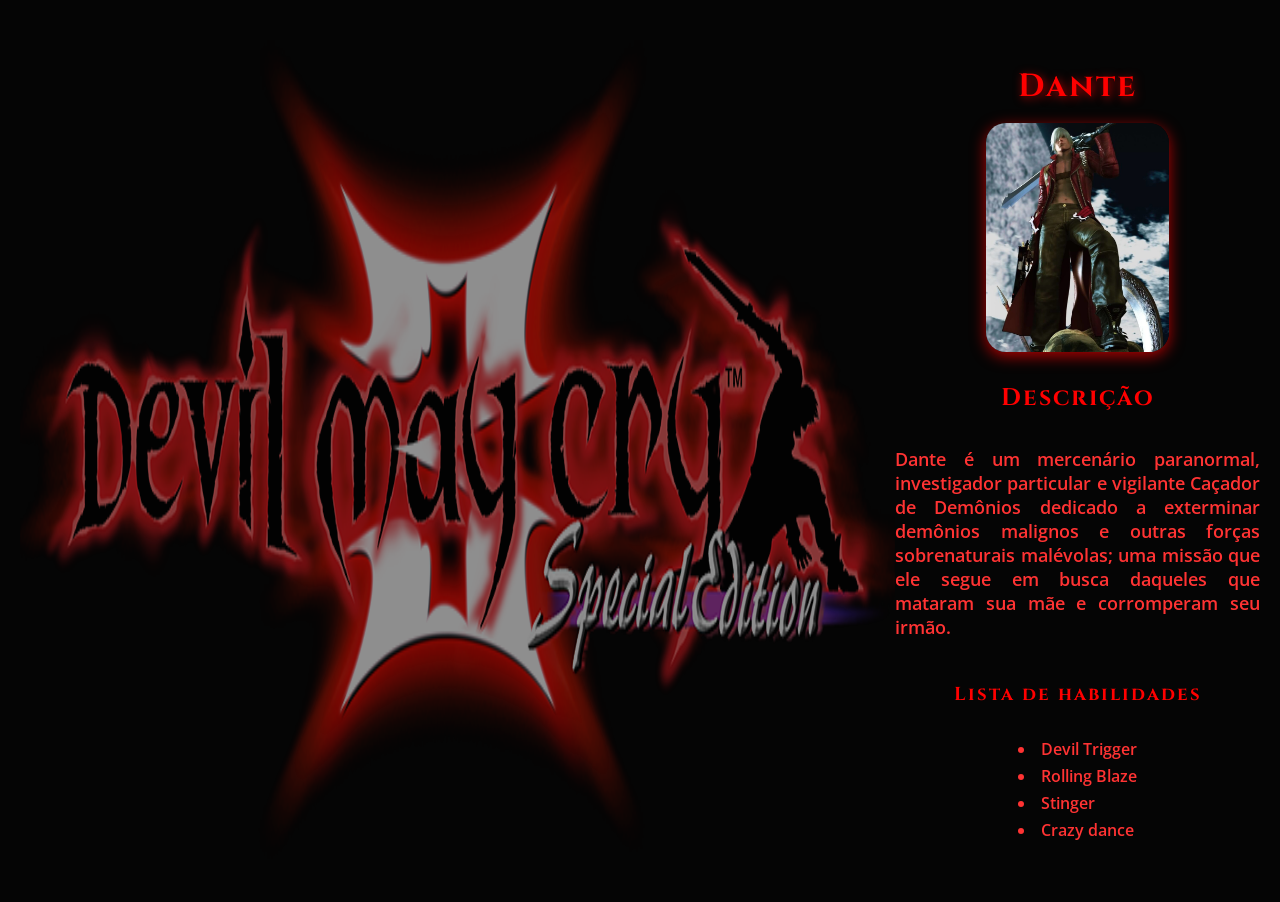
<file: ex-1/index.html>
<!DOCTYPE html>
<html lang="pt-br">
<head>
    <meta charset="UTF-8">
    <meta name="viewport" content="width=device-width, initial-scale=1.0">
    <style></style>
    <link rel="stylesheet" href="style.css">
    <link href="https://fonts.googleapis.com/css2?family=Cinzel:wght@700&family=Open+Sans:wght@400;600&display=swap" rel="stylesheet">
    <title>Perfil de Personagem</title>
</head>
<body>
    <img class="logo-back" src="logo.png">
    <div class="container">
    <h1 class="Title">Dante</h1>
    <img class="Imagens" src="devil-may-cry-3-switch-598051137.jpg">
    <h2 style="color: red;">Descrição</h2>
    <p class="Text-des">Dante é um mercenário paranormal, investigador particular e vigilante Caçador de Demônios dedicado a exterminar demônios malignos e outras forças sobrenaturais malévolas; uma missão que ele segue em busca daqueles que mataram sua mãe e corromperam seu irmão. </p>
    <h3 style="color: red;">Lista de habilidades</h3>
    <ul>
        <li>Devil Trigger</li>
        <li>Rolling Blaze</li>
        <li>Stinger</li>
        <li>Crazy dance</li>
    </ul>
    </div>
</body>
</html>
</file>
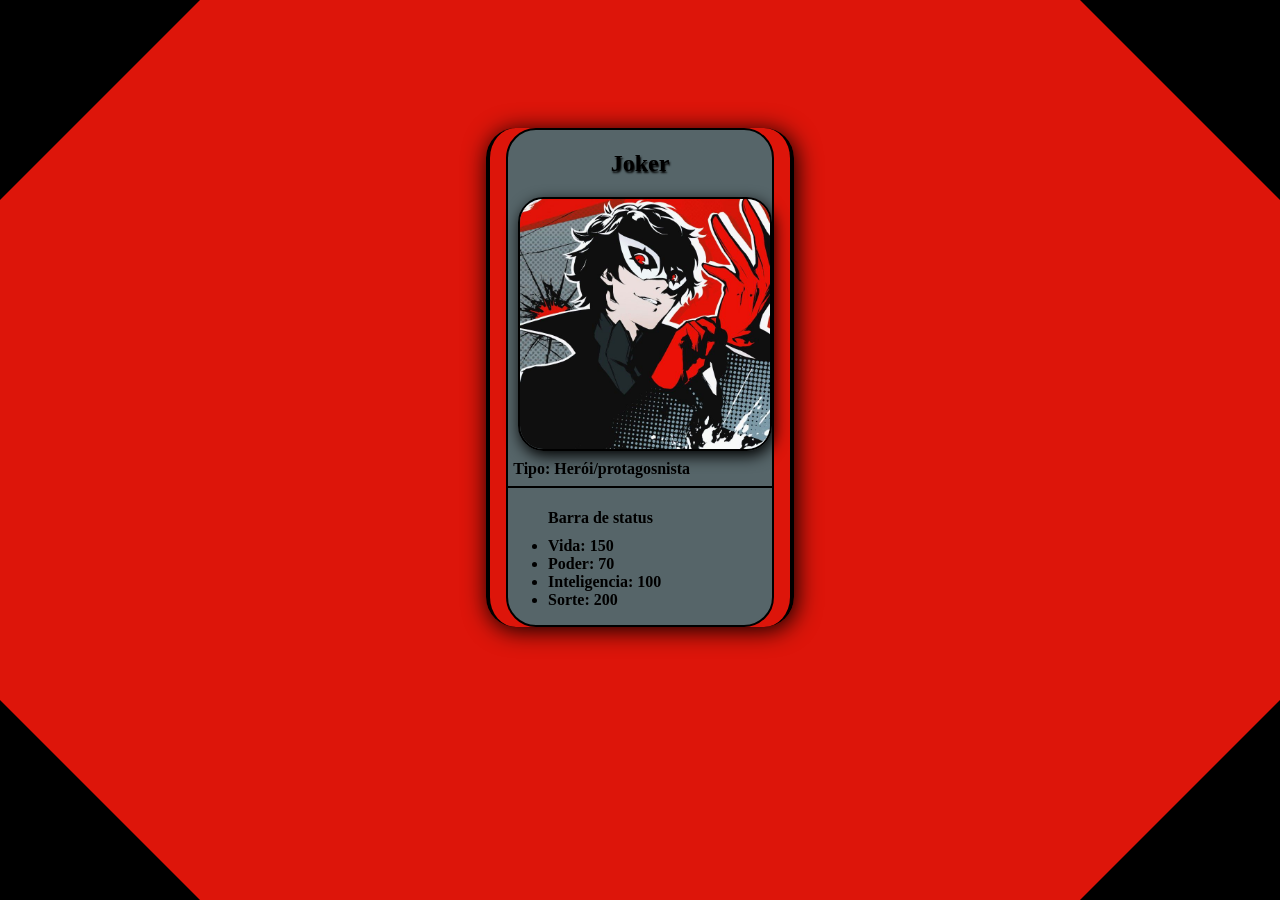
<file: ex-2/index.html>
<!DOCTYPE html>
<html lang="pt-br">
<head>
    <meta charset="UTF-8">
    <meta name="viewport" content="width=device-width, initial-scale=1.0">
    <link rel="stylesheet" href="style.css">
    <title>Card Joker</title>
</head>
<body>
    <div class="triangulo sup-es"></div>
    <div class="triangulo sup-dir"></div>
    <div class="triangulo in-es"></div>
    <div class="triangulo in-dir"></div>
    <div class="container">
        <div class="inner-border">
        <h2 class="name">Joker</h2>
        <img class="photo" src="joker.jpg" alt="joker from persona 5">
        <p class="type">Tipo: Herói/protagosnista</p>
        <hr class="line">
        <ul>
            <h4 class="stats-bar">Barra de status</h4>
            <li class="stats">Vida: 150</li>
            <li class="stats">Poder: 70</li>
            <li class="stats">Inteligencia: 100</li>
            <li class="stats">Sorte: 200</li>
        </ul>
        </div>
    </div>
    
</body>
</html>
</file>
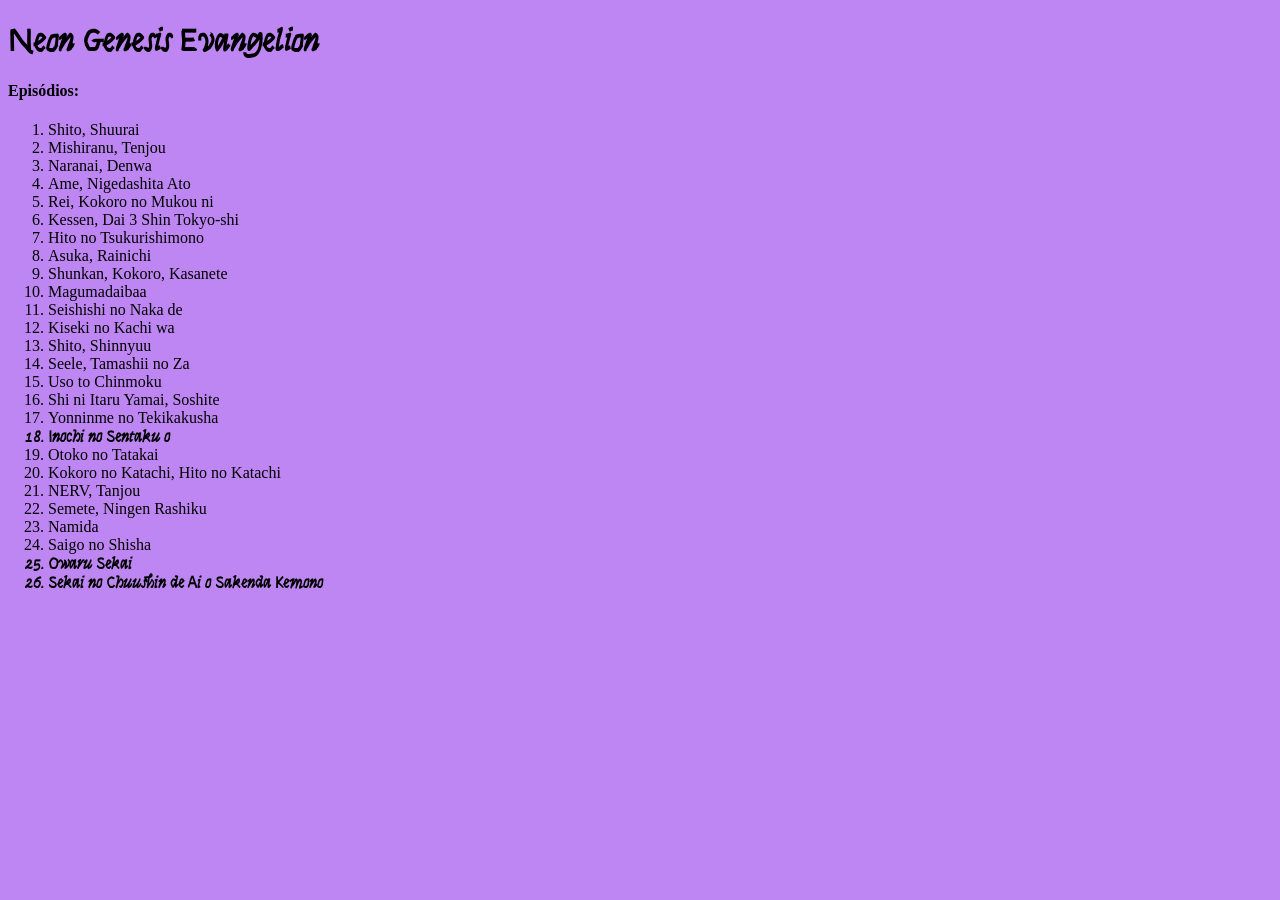
<file: ex-3/index.html>
<!DOCTYPE html>
<html lang="en">
<head>
    <meta charset="UTF-8">
    <meta name="viewport" content="width=device-width, initial-scale=1.0">
    <title>Lista Episódios Favoritos</title>
    <link rel="preconnect" href="https://fonts.googleapis.com">
    <link rel="preconnect" href="https://fonts.gstatic.com" crossorigin>
    <link href="https://fonts.googleapis.com/css2?family=Syne+Tactile&display=swap" rel="stylesheet">
    <link rel="stylesheet" href="style.css">
</head>
<body>
    <h1>Neon Genesis Evangelion</h1>
    <h4>Episódios: </h4>
    <ol>
        <li>Shito, Shuurai</li>
        <li>Mishiranu, Tenjou</li>
        <li>Naranai, Denwa</li>
        <li>Ame, Nigedashita Ato</li>
        <li>Rei, Kokoro no Mukou ni</li>
        <li>Kessen, Dai 3 Shin Tokyo-shi</li>
        <li>Hito no Tsukurishimono</li>
        <li>Asuka, Rainichi</li>
        <li>Shunkan, Kokoro, Kasanete</li>
        <li>Magumadaibaa</li>
        <li>Seishishi no Naka de</li>
        <li>Kiseki no Kachi wa</li>
        <li>Shito, Shinnyuu</li>
        <li>Seele, Tamashii no Za</li>
        <li>Uso to Chinmoku</li>
        <li>Shi ni Itaru Yamai, Soshite</li>
        <li>Yonninme no Tekikakusha</li>
        <li class="ep-18">Inochi no Sentaku o</li>
        <li>Otoko no Tatakai</li>
        <li>Kokoro no Katachi, Hito no Katachi</li>
        <li>NERV, Tanjou</li>
        <li>Semete, Ningen Rashiku</li>
        <li>Namida</li>
        <li>Saigo no Shisha</li>
        <li class="ep-25">Owaru Sekai</li>
        <li class="ep-26">Sekai no Chuushin de Ai o Sakenda Kemono</li>
    </ol>
</body>
</html>
</file>
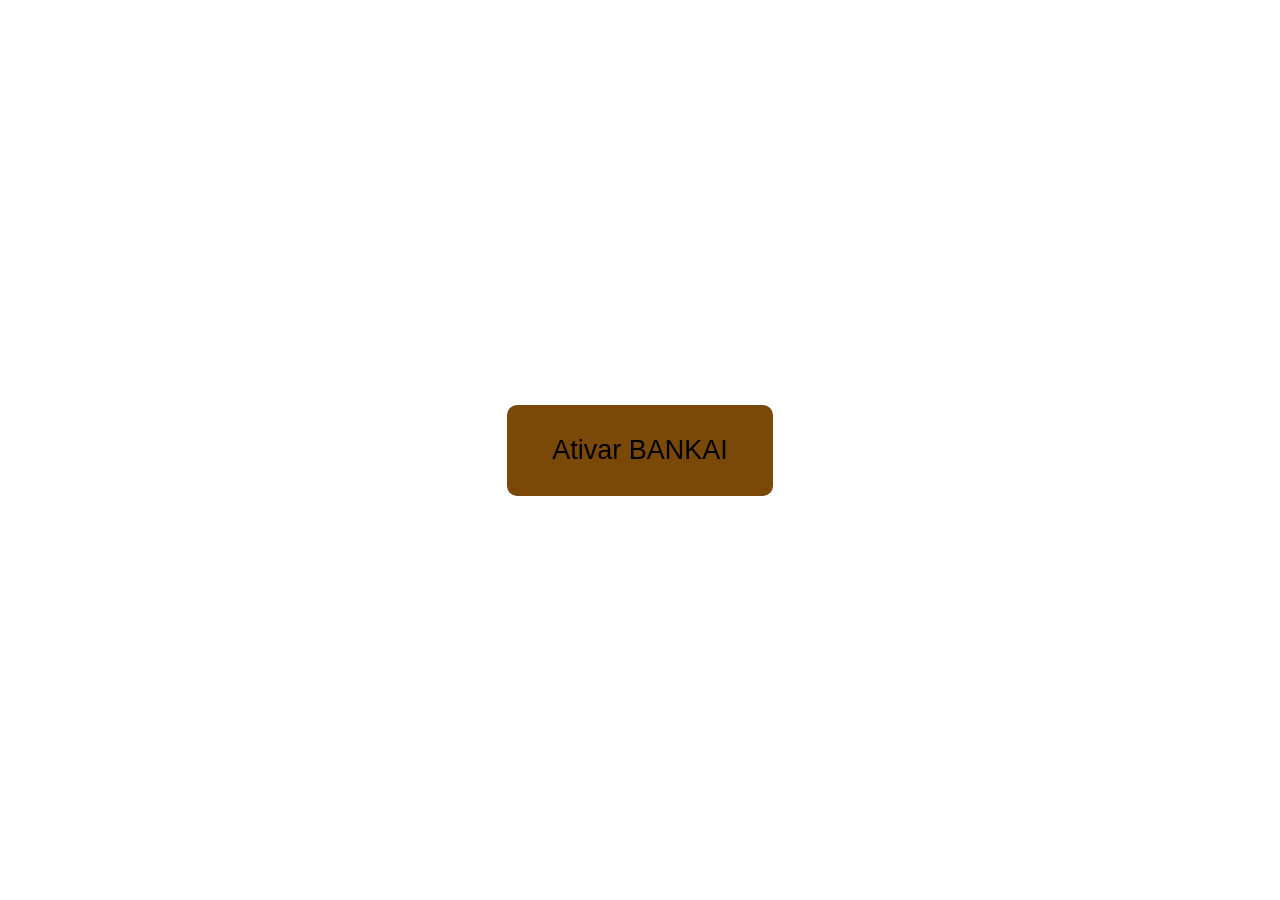
<file: ex-4/index.html>
<!DOCTYPE html>
<html lang="en">
<head>
    <meta charset="UTF-8">
    <meta name="viewport" content="width=device-width, initial-scale=1.0">
    <link rel="stylesheet" href="style.css">
    <script src="script.js"></script>
    <title>Botão Interativo</title>
</head>
<body>
   <button id="bankai-button" onclick="activateBankai()">Ativar BANKAI</button> 
</body>
</html>
</file>
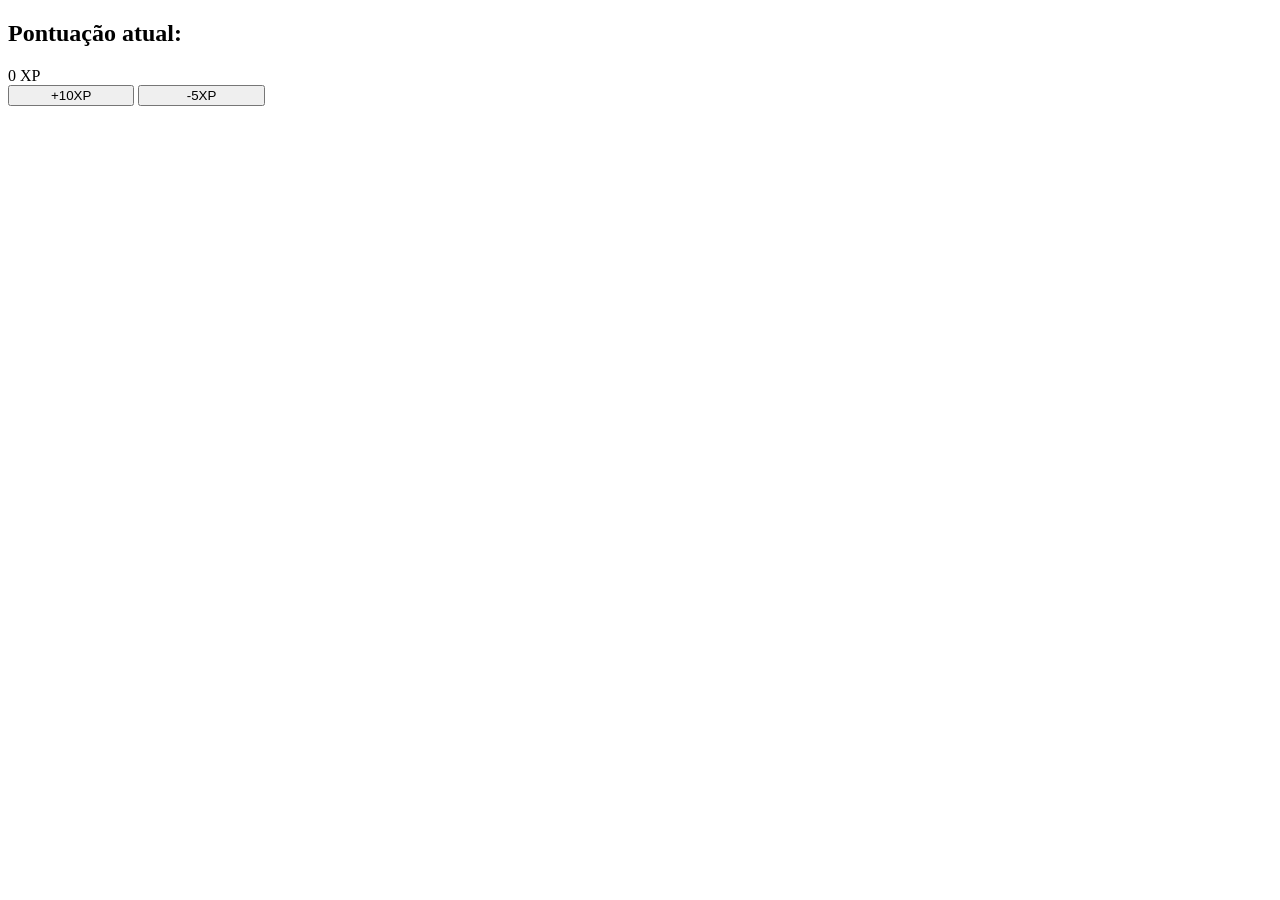
<file: ex-5/index.html>
<!DOCTYPE html>
<html lang="en">
<head>
    <meta charset="UTF-8">
    <meta name="viewport" content="width=device-width, initial-scale=1.0">
    <link rel="stylesheet" href="style.css">
    <script src="script.js"></script>
    <title>Sistema de Pontuação</title>
</head>
<body>
   <h2>Pontuação atual: </h2>
   <div id="xpDisplay"> 0 XP</div>
   <button id="plus-xp" onclick="updateXP(10)"> +10XP </button>
   <button id="negative-xp" onclick="updateXP(-5)"> -5XP </button> 
</body>
</html>
</file>
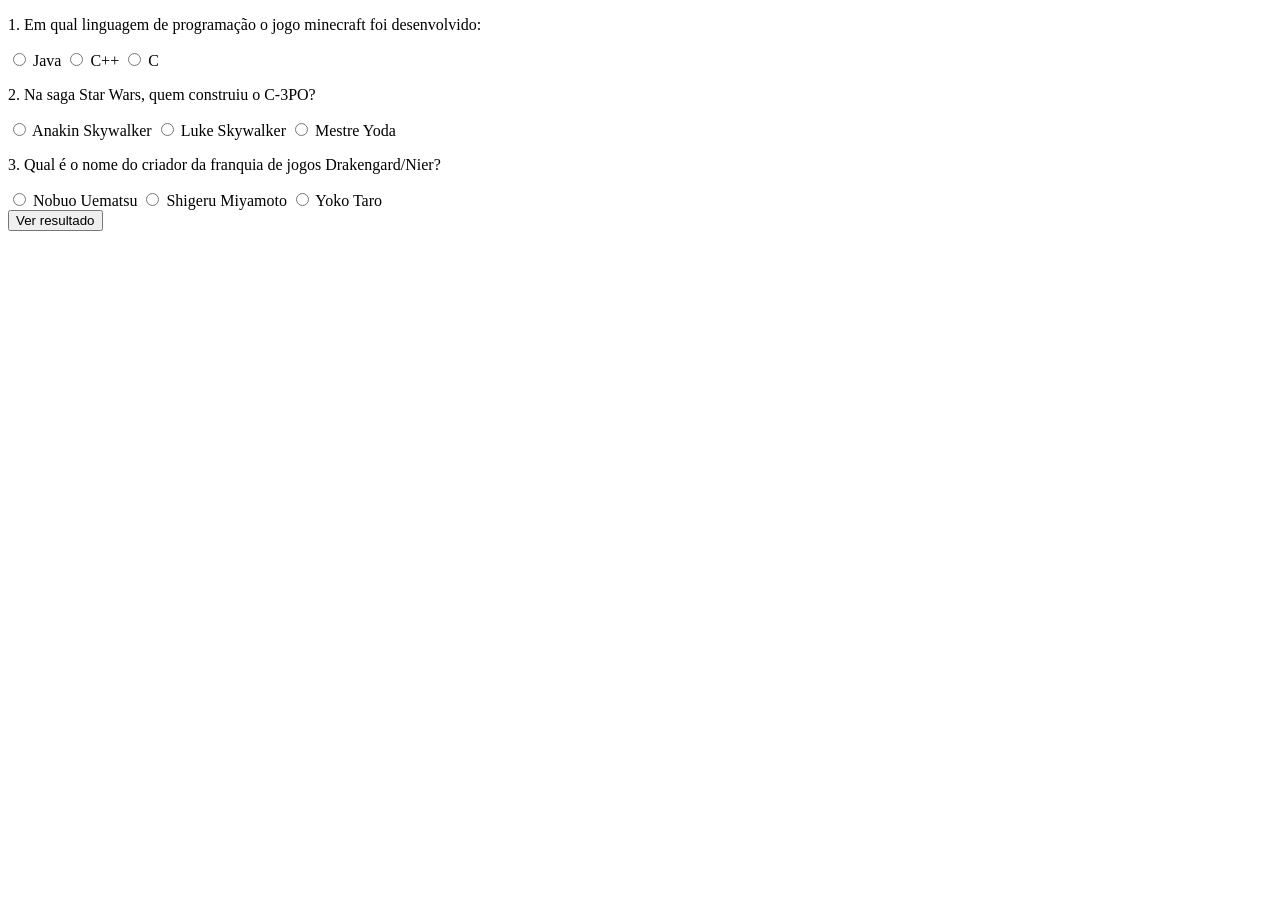
<file: ex-6/index.html>
<!DOCTYPE html>
<html lang="en">
<head>
    <meta charset="UTF-8">
    <meta name="viewport" content="width=device-width, initial-scale=1.0">
    <script src="script.js"></script>
    <title>Quiz Geek</title>
</head>
<body>
    <div id="quizform">
    <div class="question-box">
    <p>1. Em qual linguagem de programação o jogo minecraft foi desenvolvido:</p>
        <label><input type="radio" name="q1" value="a"> Java</label>
        <label><input type="radio" name="q1" value="b"> C++</label>
        <label><input type="radio" name="q1" value="c"> C</label>
    </div>
    <div class="question-box">
       <p>2. Na saga Star Wars, quem construiu o C-3PO?</p>
       <label><input type="radio" name="q2" value="a"> Anakin Skywalker</label>
       <label><input type="radio" name="q2" value="b"> Luke Skywalker</label>
       <label><input type="radio" name="q2" value="c"> Mestre Yoda</label>
    </div>
    <div class="question-box">
       <p>3. Qual é o nome do criador da franquia de jogos Drakengard/Nier?</p>
       <label><input type="radio" name="q3" value="a"> Nobuo Uematsu</label>
       <label><input type="radio" name="q3" value="b"> Shigeru Miyamoto</label>
       <label><input type="radio" name="q3" value="c"> Yoko Taro</label>
    </div>
    <button onclick="showResult()">Ver resultado</button>
    <div id="error" class="error-msg"></div>
    </div>

    <div id="resultado"></div>

</body>
</html>
</file>
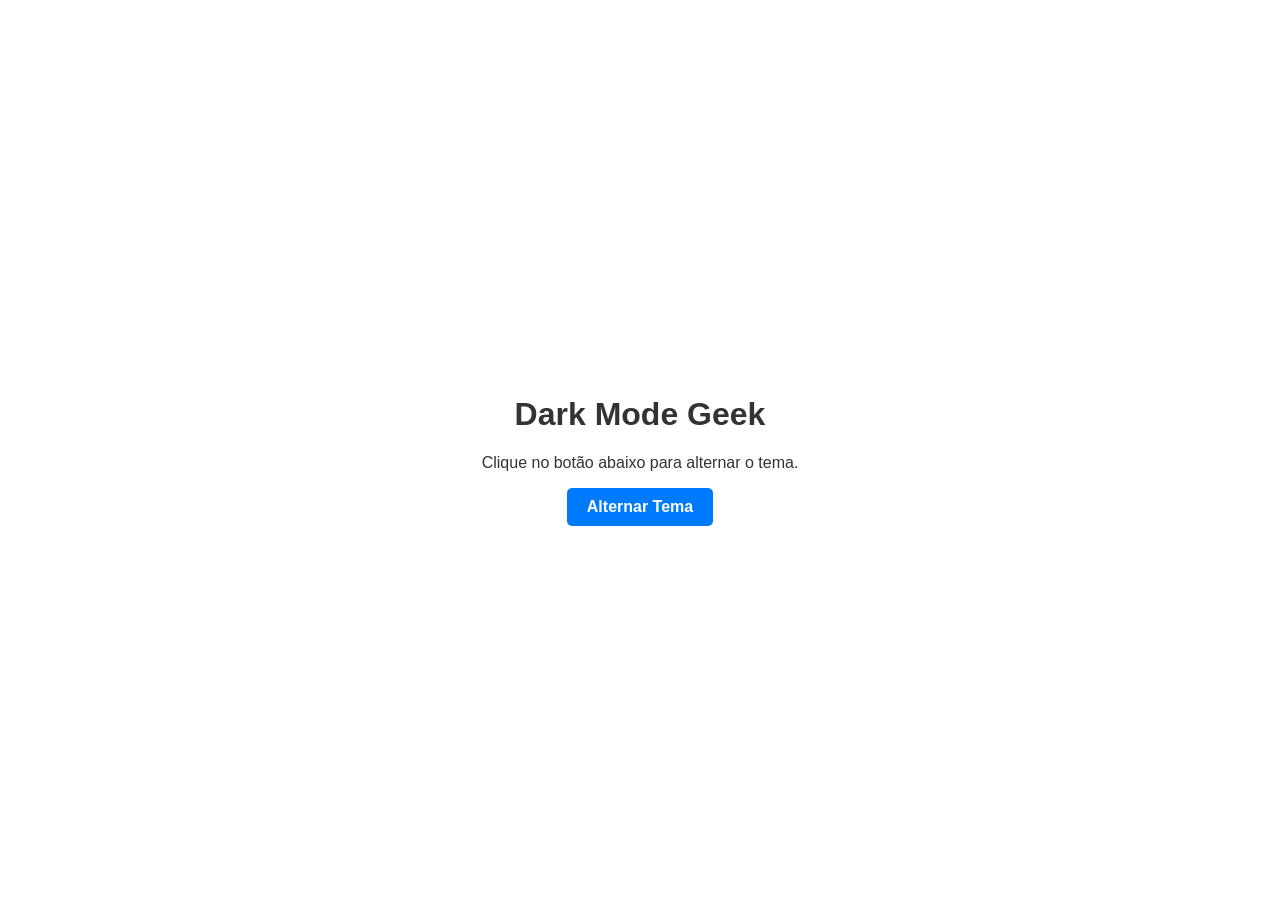
<file: ex-7/index.html>
<!DOCTYPE html>
<html lang="pt-BR">
<head>
    <meta charset="UTF-8">
    <meta name="viewport" content="width=device-width, initial-scale=1.0">
    <title>Alternador de Tema</title>
    <link rel="stylesheet" href="style.css">
</head>
<body>
    <div class="container">
        <h1>Dark Mode Geek</h1>
        <p>Clique no botão abaixo para alternar o tema.</p>
        <button id="theme-toggle">Alternar Tema</button>
    </div>
    
    <script src="script.js"></script>
</body>
</html>
</file>
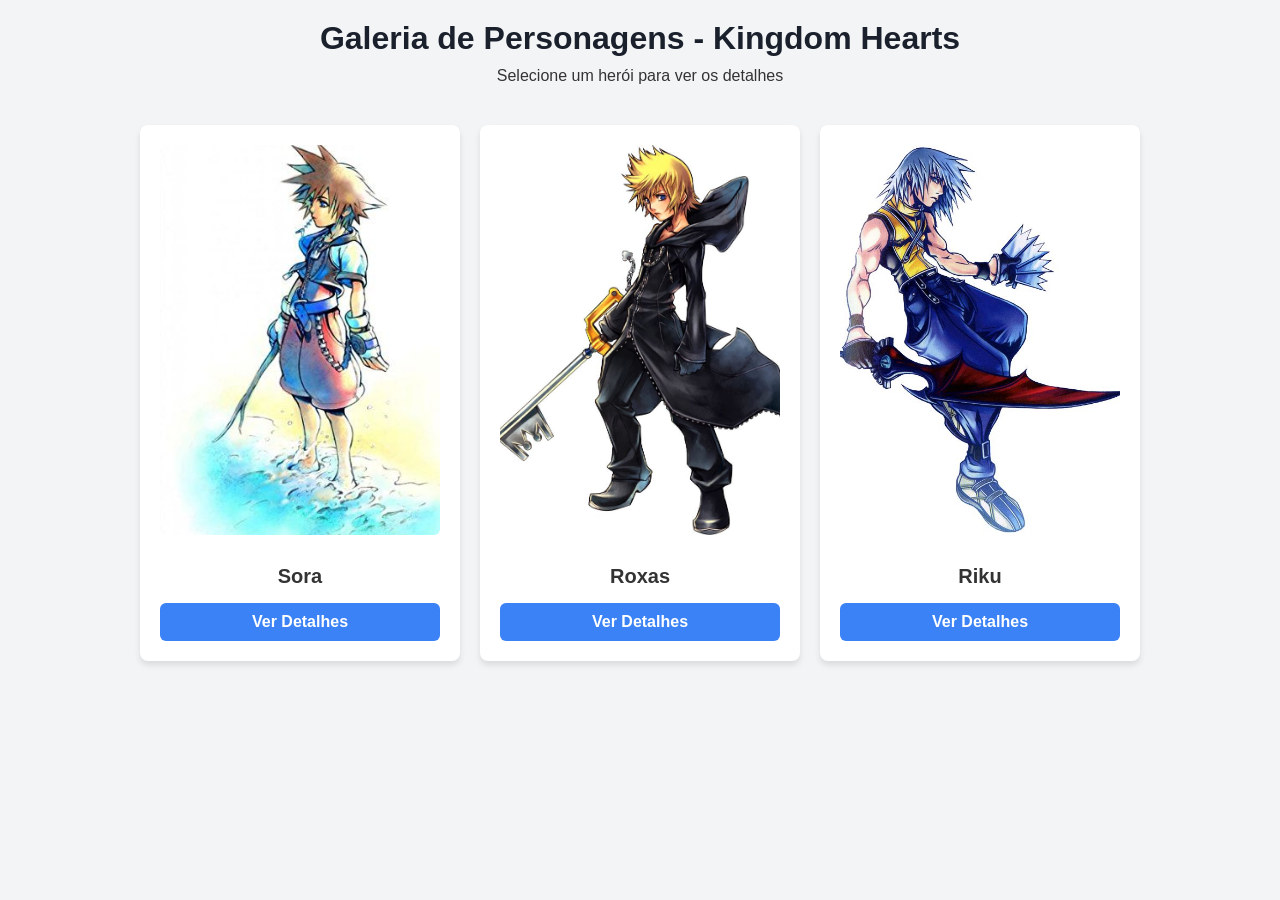
<file: ex-8/index.html>
<!DOCTYPE html>
<html lang="pt-PT">
<head>
    <meta charset="UTF-8">
    <meta name="viewport" content="width=device-width, initial-scale=1.0">
    <title>Galeria - Kingdom Hearts</title>
    <link rel="stylesheet" href="style.css">
</head>
<body>
    <header>
        <h1>Galeria de Personagens - Kingdom Hearts</h1>
        <p>Selecione um herói para ver os detalhes</p>
    </header>

    <main>
        <div id="gallery-container" class="gallery-grid"></div>
    </main>

    <div id="character-modal" class="modal hidden">
        <div class="modal-content">
            <span class="close-button">&times;</span>
            <h2 id="modal-name">Nome</h2>
            <div class="modal-body">
                <div class="modal-info">
                    <p><strong>Arma:</strong> <span id="modal-weapon"></span></p>
                    <p><strong>Origem:</strong> <span id="modal-origin"></span></p>
                    <p><strong>Descrição:</strong> <span id="modal-desc"></span></p>
                </div>
            </div>
        </div>
    </div>

    <script src="script.js"></script>
</body>
</html>
</file>
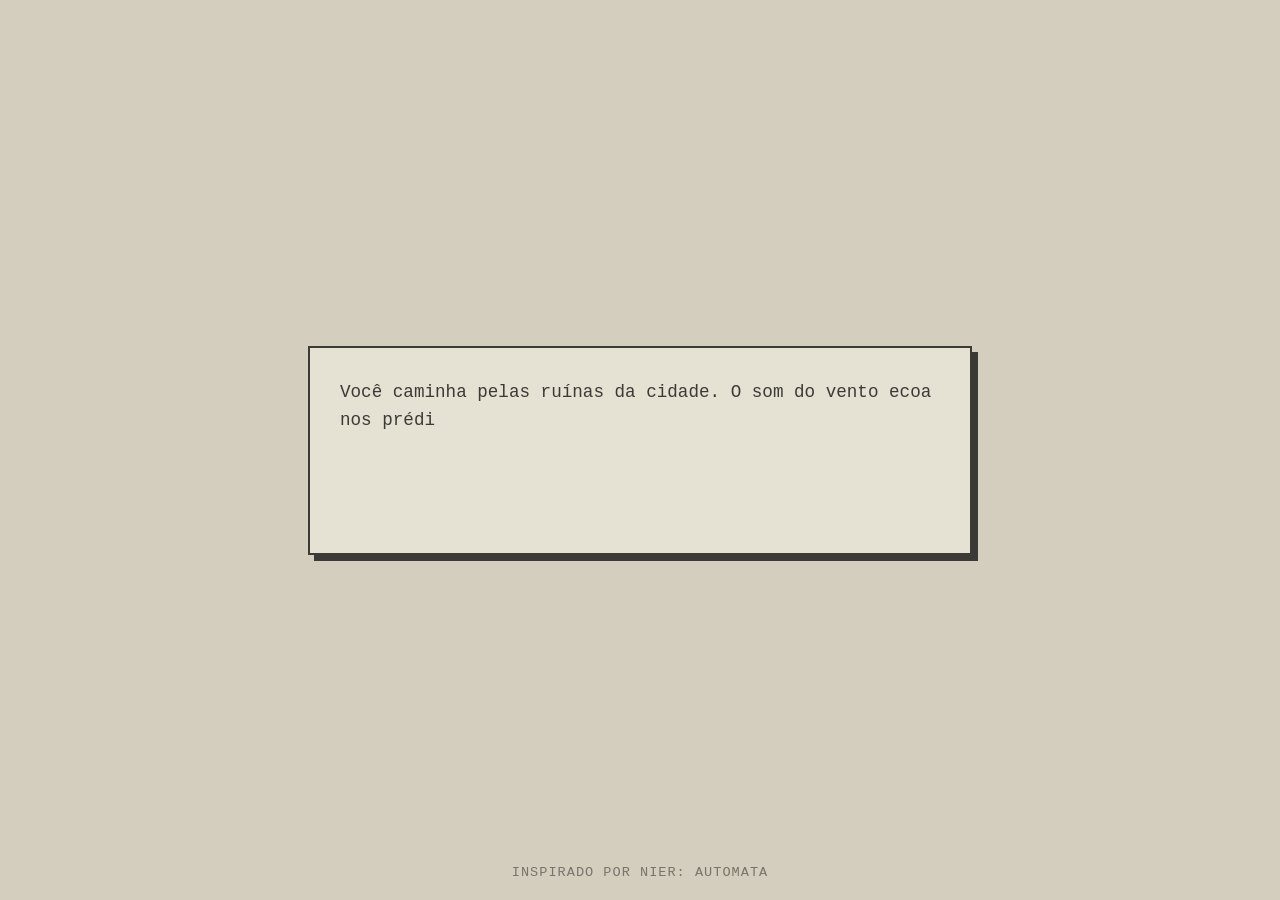
<file: ex-9/index.html>
<!DOCTYPE html>
<html lang="pt-BR">
<head>
    <meta charset="UTF-8">
    <meta name="viewport" content="width=device-width, initial-scale=1.0">
    <title>Simulador de Escolhas - NieR</title>
    <link rel="stylesheet" href="style.css">
</head>
<body>
    <div id="game-container">
        <div id="story-text"></div>
        <div id="choices-container"></div>
    </div>
    <div id="footer">
        Inspirado por NieR: Automata
    </div>
    <script src="script.js"></script>
</body>
</html>
</file>
<file: ex-1/style.css>
body {
    background-color: #050505;
    color: #ff3333; 
    font-family: 'Open Sans', sans-serif;
    margin: 0;
    
    display: flex;
    justify-content: center;
    padding: 40px 20px;

}

.container {
    display: flex;
    flex-direction: column;
    align-items: center; 
    text-align: justify;  
    max-width: 800px;    
    width: 100%;
}

.Imagens {
    border-radius: 20px;
    max-width: 50%;
    height: auto;
    margin-bottom: 5px;
    box-shadow: 0px 4px 15px rgba(255, 0, 0, 0.7);
}
.logo-back{
    width: 900px;
    opacity: 0.55;
    z-index: -1;
    pointer-events: none;
}
h1, h2, h3 {
    font-family: 'Cinzel', serif;
    letter-spacing: 2px;
    margin-top: 25px;
    margin-bottom: 15px;
}
.Title{
    font-size: xx-large;
    color: #ff0000;
    text-shadow: 2px 2px 10px rgba(255, 0, 0, 0.7);
}
.Text-des {
    font-size: 1.1rem;
    max-width: 650px; 
    font-weight: 600;
}

ul {
    padding: 0;
    list-style-position: inside; 
}

li {
    margin-bottom: 5px;
    font-weight: 600;
}
</file>
<file: ex-2/style.css>
:root{
    background-color: rgb(221, 21, 10);
    color: black;
}
.triangulo{
    position: fixed;
    width: 200px;
    height: 200px;
    background-color: black;
    z-index: 2;
}
.sup-es{
    top: 0;
    left: 0;
    clip-path: polygon(0 0,100% 0, 0 100%);
}
.sup-dir{
    top: 0;
    right: 0;
    clip-path: polygon(0 0, 100% 0, 100% 100%);
}

.in-es{
    bottom: 0;
    left: 0;
    clip-path: polygon(0 0, 0 100%, 100% 100%);
}

.in-dir{
    bottom: 0;
    right: 0;
    clip-path: polygon(100% 0, 0 100%, 100% 100%);
}

body{
    margin-top: 10%;
    display: flex;
    justify-content: center;
}
.container{
    display: flex;
    border: 4px solid black;
    border-top: 4px;
    border-bottom: 2px;
    border-radius: 30px;
    flex-direction: column;
    align-items: center;
    text-align: justify;
    max-width: 300px;
    width: 100%;
    box-shadow: 2px 3px 25px black;
}
.inner-border{
    background-color: rgb(86, 101, 105);
    border: 2px solid black;
    border-radius: 30px;
}
.name{
    text-align: center;
    text-shadow: 1px 2px 2px black;
}
.photo{
    height: 250px;
    margin-left: 10px;
    border: 2px solid black;
    border-radius: 10%;
    box-shadow: 2px 5px 15px black;
}
.type{
    margin: 2%;
    padding-right: 10%;
    font-weight: bolder;
}
.line{
    border: none;
    height: 2px;
    background-color: black;
    width: 100%;
}
.stats-bar{
    margin-right: 100px;
    margin-bottom: 10px;
    font-weight: bold;
}
.stats{
    font-weight: bold;
}
</file>
<file: ex-3/style.css>
:root{
    background-color: rgb(190, 134, 243);
}

@keyframes myAnimation {
  0%   {text-shadow: 0px 0px 3px red, 0 0 3px rgb(63, 1, 1);}
  25%  {text-shadow: 0 0 3px yellow, 0 0 3px rgb(93, 93, 2)}
  50%  {text-shadow: 0 0 3px blue, 0 0 3px rgb(0, 0, 74)}
  100% {text-shadow: 0 0 3px green, 0 0 3px rgb(0, 62, 0)}
}
h1{
    font-family: Syne Tactile;
}
.ep-25{
    font-family: Syne Tactile;
    font-weight: bolder;
    animation-name: myAnimation;
    animation-duration: 6s;
    animation-iteration-count: infinite;
}
.ep-26{
    font-family: Syne Tactile;
    font-weight: bolder;
    animation-name: myAnimation;
    animation-duration: 4s;
    animation-iteration-count: infinite;
}
.ep-18{
    font-family: Syne Tactile;
    font-weight: bolder;
    animation-name: myAnimation;
    animation-duration: 9s;
    animation-iteration-count: infinite;
}
</file>
<file: ex-4/style.css>
body{
    background-color: #ffffff;
    color: #333333;
    font-family: Arial, sans-serif;
    display: flex;
    flex-direction: column;
    align-items: center;
    justify-content: center;
    height: 100vh;
    margin: 0;
    transition: background-color 0.4s, color 0.4s;
}
body.dark-mode{
    background-color: #1a1a1a;
    color: #f0f0f0;
}
#bankai-button{
    padding: 30px 45px;
    font-size: 27px;
    cursor: pointer;
    border-style:hidden;
    border-radius: 10px;
    background-color: #7a4908;
    color: black;
    transition: background-color 0.3s;
}
#bankai-button:hover{
    background-color: rgb(226, 174, 20);
}
</file>
<file: ex-5/style.css>
button{
    width: 10%;
    height: auto;
}
</file>
<file: ex-7/style.css>
:root {
    --bg-color: #ffffff;
    --text-color: #333333;
    --button-bg: #007bff;
    --button-text: #ffffff;
}

.dark-theme {
    --bg-color: #121212;
    --text-color: #e0e0e0;
    --button-bg: #bb86fc;
    --button-text: #121212;
}

body {
    background-color: var(--bg-color);
    color: var(--text-color);
    transition: background-color 0.3s ease, color 0.3s ease;
    font-family: sans-serif;
    display: flex;
    justify-content: center;
    align-items: center;
    height: 100vh;
    margin: 0;
}

.container {
    text-align: center;
}

button {
    background-color: var(--button-bg);
    color: var(--button-text);
    border: none;
    padding: 10px 20px;
    font-size: 16px;
    font-weight: bold;
    cursor: pointer;
    border-radius: 5px;
    transition: background-color 0.3s ease, color 0.3s ease;
}

button:hover {
    opacity: 0.8;
}
</file>
<file: ex-8/style.css>
* {
    box-sizing: border-box;
    margin: 0;
    padding: 0;
    font-family: 'Segoe UI', Tahoma, Geneva, Verdana, sans-serif;
}

body {
    background-color: #f3f4f6;
    color: #333;
    padding: 20px;
}

header {
    text-align: center;
    margin-bottom: 40px;
}

header h1 {
    font-size: 2rem;
    color: #1a202c;
    margin-bottom: 10px;
}

.gallery-grid {
    display: grid;
    grid-template-columns: repeat(auto-fit, minmax(250px, 1fr));
    gap: 20px;
    max-width: 1000px;
    margin: 0 auto;
}

.card {
    background: white;
    border-radius: 8px;
    box-shadow: 0 4px 6px rgba(0, 0, 0, 0.1);
    padding: 20px;
    text-align: center;
    transition: transform 0.2s;
    min-height: 450px;
    display: flex;
    flex-direction: column;
    justify-content: space-between; 
}

.card:hover {
    transform: translateY(-5px);
}

.card h3 {
    margin: 15px 0;
    font-size: 1.25rem;
}

.btn-details {
    background-color: #3b82f6;
    color: white;
    border: none;
    padding: 10px 15px;
    border-radius: 6px;
    cursor: pointer;
    width: 100%;
    font-weight: bold;
    font-size: 1rem;
    transition: background-color 0.2s;
    margin-top: auto; 
}

.btn-details:hover {
    background-color: #2563eb;
}

.image-container {
    height: 390px; 
    border-radius: 6px;
    overflow: hidden;
    margin-bottom: 15px;
    background-color: #e5e7eb;
}

.character-img {
    width: 100%;
    height: 100%;
    object-fit: cover;
}

.modal {
    position: fixed;
    top: 0; left: 0; width: 100%; height: 100%;
    background-color: rgba(0, 0, 0, 0.6);
    display: flex;
    align-items: center;
    justify-content: center;
    z-index: 1000;
}

.modal.hidden {
    display: none;
}

.modal-content {
    background: white;
    padding: 25px;
    border-radius: 8px;
    width: 90%;
    max-width: 500px;
    position: relative;
}

.close-button {
    position: absolute;
    top: 15px;
    right: 20px;
    font-size: 1.5rem;
    cursor: pointer;
    color: #6b7280;
}

.close-button:hover {
    color: #111827;
}

.modal-body {
    margin-top: 20px;
    display: flex;
    flex-direction: column;
    gap: 15px;
}

.modal-info p {
    margin-bottom: 10px;
    line-height: 1.5;
}
</file>
<file: ex-9/style.css>
:root {
    --bg-color: #d3cebd;
    --text-color: #3b3a36;
    --container-bg: #e5e1d3;
}

body {
    background-color: var(--bg-color);
    color: var(--text-color);
    font-family: 'Courier New', Courier, monospace;
    display: flex;
    justify-content: center;
    align-items: center;
    height: 100vh;
    margin: 0;
}

#game-container {
    width: 90%;
    max-width: 600px;
    border: 2px solid var(--text-color);
    padding: 30px;
    background-color: var(--container-bg);
    box-shadow: 6px 6px 0px var(--text-color);
}

#story-text {
    font-size: 1.1rem;
    min-height: 120px;
    margin-bottom: 25px;
    line-height: 1.6;
}

#choices-container {
    display: flex;
    flex-direction: column;
    gap: 12px;
}

button {
    background-color: transparent;
    color: var(--text-color);
    border: 1px solid var(--text-color);
    padding: 12px;
    font-family: 'Courier New', Courier, monospace;
    font-size: 1rem;
    font-weight: bold;
    cursor: pointer;
    transition: all 0.2s ease-in-out;
    text-transform: uppercase;
}

button:hover {
    background-color: var(--text-color);
    color: var(--bg-color);
}

.restart-btn {
    margin-top: 15px;
    border: 2px dashed var(--text-color);
}
#footer {
    position: absolute;
    bottom: 20px;
    font-size: 0.85rem;
    opacity: 0.6;
    letter-spacing: 1px;
    text-transform: uppercase;
}
</file>
